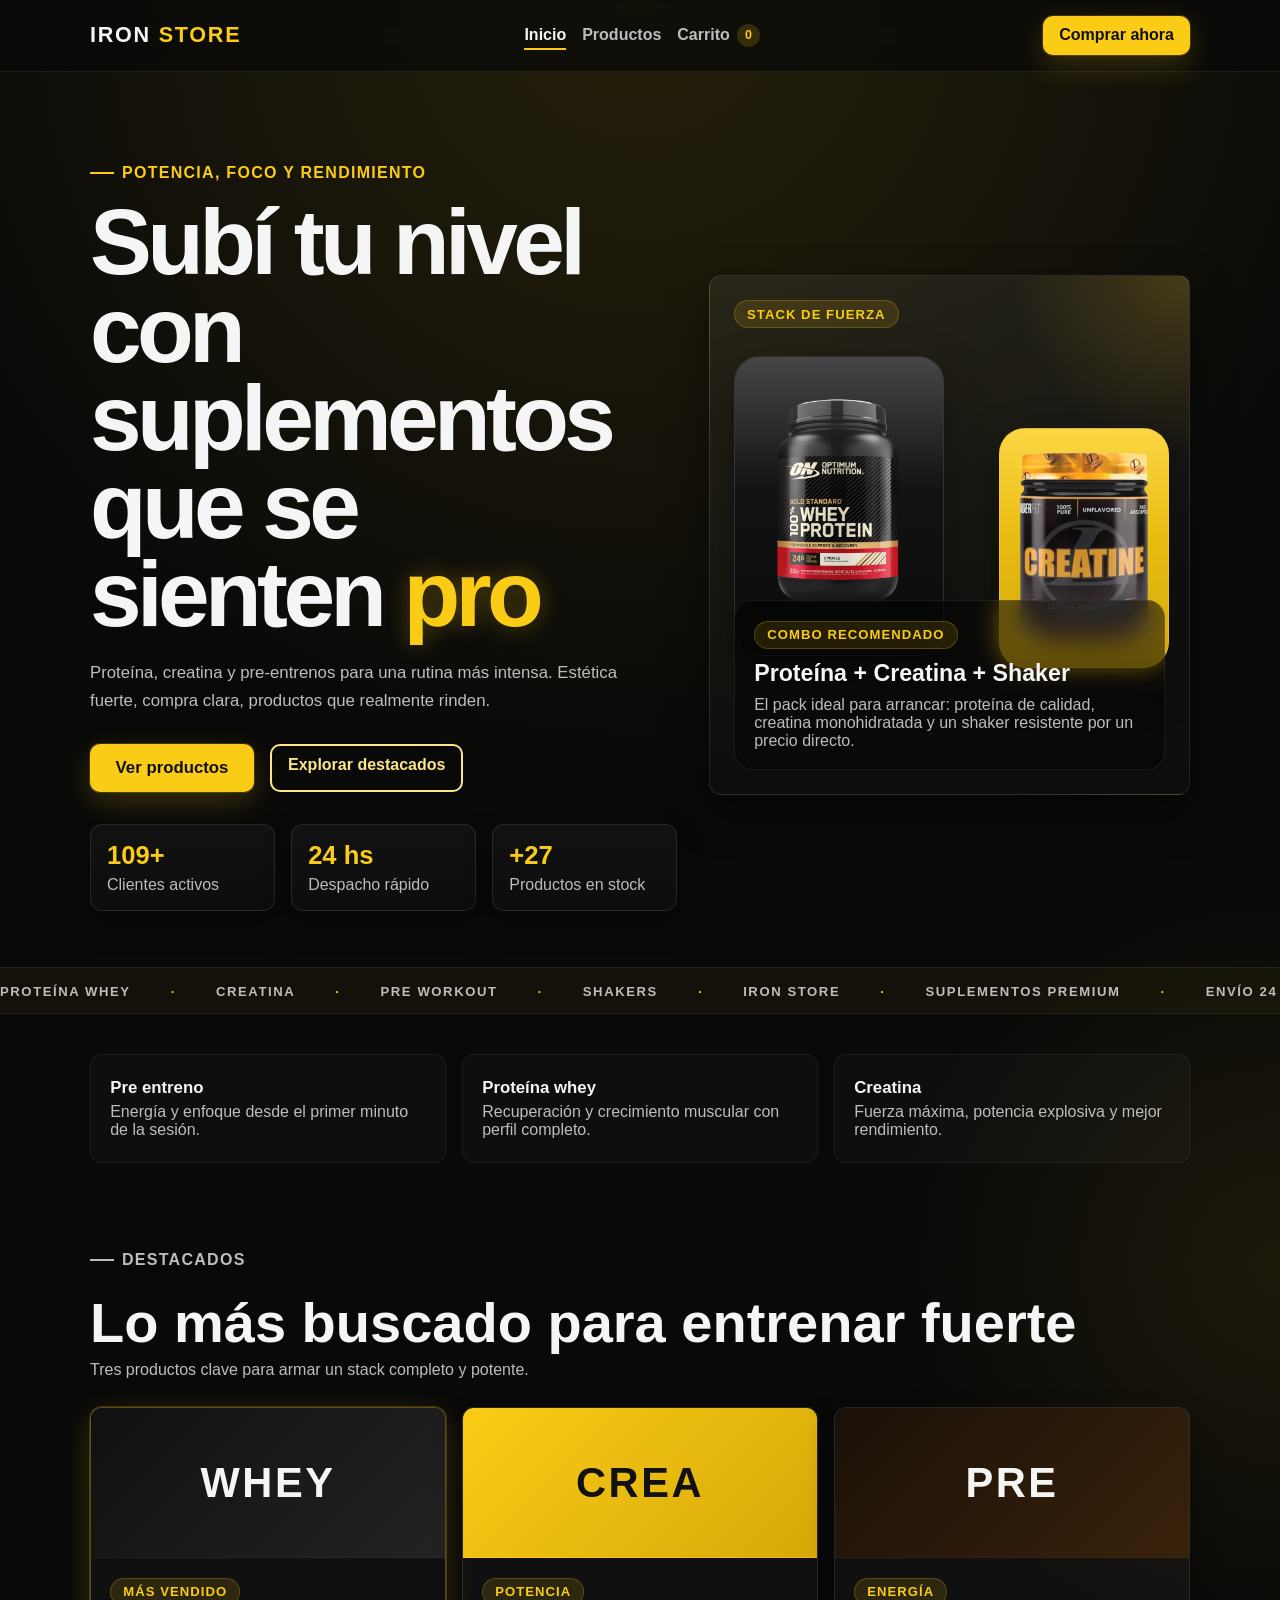
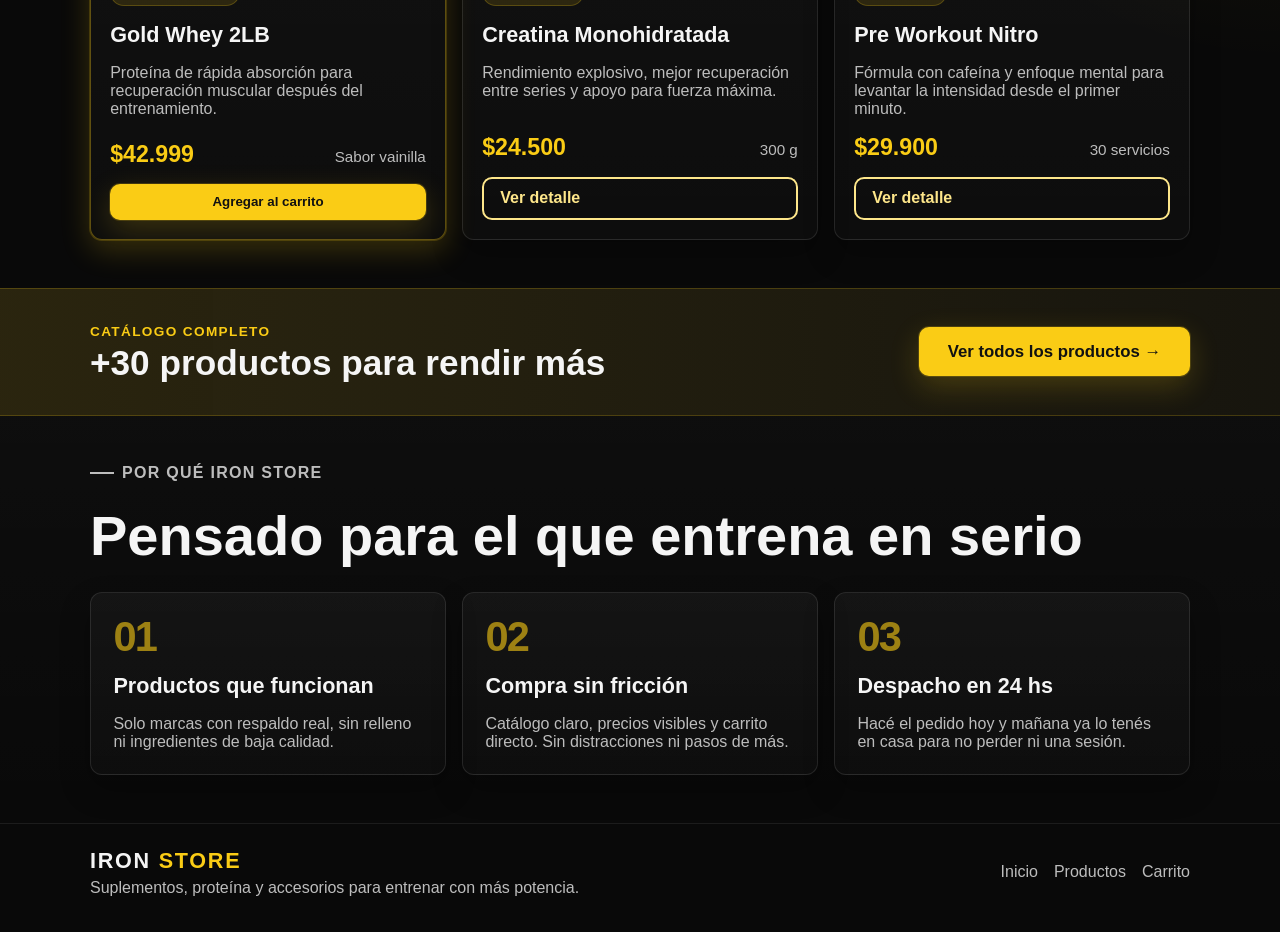
<file: index.html>
<!doctype html>
<html lang="es">
  <head>
    <meta charset="UTF-8" />
    <meta name="viewport" content="width=device-width, initial-scale=1.0" />
    <meta
      name="description"
      content="Tienda online de proteína, suplementos y accesorios para potenciar tu entrenamiento."
    />
    <link rel="stylesheet" href="styles.css" />
    <title>IRON | Suplementos y proteína</title>
  </head>
  <body class="bg-page" data-page="home">
    <header class="site-header">
      <div class="container header-inner">
        <a href="index.html" class="brand">IRON <span>STORE</span></a>

        <nav class="main-nav" aria-label="Navegación principal">
          <a href="index.html" class="nav-link nav-link-active">Inicio</a>
          <a href="pages/productos.html" class="nav-link">Productos</a>
          <a href="pages/carrito.html" class="nav-link nav-cart-link"
            >Carrito <span class="cart-count" data-cart-count>0</span></a
          >
        </nav>

        <a href="pages/productos.html" class="btn btn-primary">Comprar ahora</a>
      </div>
    </header>

    <main>
      <section class="hero-section">
        <div class="container hero-grid">
          <div class="hero-copy hero-animate">
            <p class="eyebrow hero-anim-item">Potencia, foco y rendimiento</p>
            <h1 class="hero-title hero-anim-item">
              Subí tu nivel con suplementos que se sienten <span>pro</span>
            </h1>
            <p class="hero-description hero-anim-item">
              Proteína, creatina y pre-entrenos para una rutina más intensa.
              Estética fuerte, compra clara, productos que realmente rinden.
            </p>

            <div class="hero-actions hero-anim-item">
              <a href="pages/productos.html" class="btn btn-primary btn-hero"
                >Ver productos</a
              >
              <a href="#destacados" class="btn btn-secondary"
                >Explorar destacados</a
              >
            </div>

            <div class="hero-stats hero-anim-item">
              <article class="stat-card card">
                <span
                  class="stat-value"
                  data-count-to="120"
                  data-count-suffix="+"
                  >0</span
                >
                <span class="stat-label">Clientes activos</span>
              </article>
              <article class="stat-card card">
                <span class="stat-value">24 hs</span>
                <span class="stat-label">Despacho rápido</span>
              </article>
              <article class="stat-card card">
                <span
                  class="stat-value"
                  data-count-to="30"
                  data-count-prefix="+"
                  >0</span
                >
                <span class="stat-label">Productos en stock</span>
              </article>
            </div>
          </div>

          <div class="hero-visual hero-anim-panel">
            <div class="hero-panel card">
              <span class="hero-badge">Stack de fuerza</span>

              <div class="hero-can hero-can-primary hero-float-a">
                <img
                  src="assets/proteina1.webp"
                  alt="Lata de proteína"
                  class="hero-image"
                />
              </div>

              <div class="hero-can hero-can-secondary hero-float-b">
                <img
                  src="assets/creatina1.webp"
                  alt="Lata de creatina"
                  class="hero-image"
                />
              </div>

              <div class="hero-highlight">
                <p class="highlight-tag">Combo recomendado</p>
                <h2>Proteína + Creatina + Shaker</h2>
                <p>
                  El pack ideal para arrancar: proteína de calidad, creatina
                  monohidratada y un shaker resistente por un precio directo.
                </p>
              </div>
            </div>
          </div>
        </div>
      </section>

      <div class="ticker-wrap" aria-hidden="true">
        <div class="ticker-track">
          <span>PROTEÍNA WHEY</span>
          <span class="ticker-dot">·</span>
          <span>CREATINA</span>
          <span class="ticker-dot">·</span>
          <span>PRE WORKOUT</span>
          <span class="ticker-dot">·</span>
          <span>SHAKERS</span>
          <span class="ticker-dot">·</span>
          <span>IRON STORE</span>
          <span class="ticker-dot">·</span>
          <span>SUPLEMENTOS PREMIUM</span>
          <span class="ticker-dot">·</span>
          <span>ENVÍO 24 HS</span>
          <span class="ticker-dot">·</span>
          <span>PROTEÍNA WHEY</span>
          <span class="ticker-dot">·</span>
          <span>CREATINA</span>
          <span class="ticker-dot">·</span>
          <span>PRE WORKOUT</span>
          <span class="ticker-dot">·</span>
          <span>SHAKERS</span>
          <span class="ticker-dot">·</span>
          <span>IRON STORE</span>
          <span class="ticker-dot">·</span>
          <span>SUPLEMENTOS PREMIUM</span>
          <span class="ticker-dot">·</span>
          <span>ENVÍO 24 HS</span>
          <span class="ticker-dot">·</span>
        </div>
      </div>

      <section class="info-strip">
        <div class="container info-strip-grid">
          <article class="info-item reveal">
            <div>
              <span class="info-title">Pre entreno</span>
              <p>Energía y enfoque desde el primer minuto de la sesión.</p>
            </div>
          </article>
          <article class="info-item reveal">
            <div>
              <span class="info-title">Proteína whey</span>
              <p>Recuperación y crecimiento muscular con perfil completo.</p>
            </div>
          </article>
          <article class="info-item reveal">
            <div>
              <span class="info-title">Creatina</span>
              <p>Fuerza máxima, potencia explosiva y mejor rendimiento.</p>
            </div>
          </article>
        </div>
      </section>

      <section class="section-block" id="destacados">
        <div class="container">
          <div class="section-heading reveal">
            <p class="eyebrow">Destacados</p>
            <h2>Lo más buscado para entrenar fuerte</h2>
            <p>Tres productos clave para armar un stack completo y potente.</p>
          </div>

          <div class="product-grid">
            <article class="product-card card product-accent reveal">
              <div class="product-visual product-visual-proteina">
                <span>WHEY</span>
              </div>
              <div class="product-card-body">
                <span class="product-chip">Más vendido</span>
                <h3>Gold Whey 2LB</h3>
                <p>
                  Proteína de rápida absorción para recuperación muscular
                  después del entrenamiento.
                </p>
                <div class="product-meta">
                  <span class="product-price">$42.999</span>
                  <span class="product-note">Sabor vainilla</span>
                </div>
                <button
                  class="btn btn-primary"
                  type="button"
                  data-add-to-cart
                  data-product-id="whey-gold-2lb"
                >
                  Agregar al carrito
                </button>
              </div>
            </article>

            <article class="product-card card reveal">
              <div class="product-visual product-visual-creatina">
                <span>CREA</span>
              </div>
              <div class="product-card-body">
                <span class="product-chip">Potencia</span>
                <h3>Creatina Monohidratada</h3>
                <p>
                  Rendimiento explosivo, mejor recuperación entre series y apoyo
                  para fuerza máxima.
                </p>
                <div class="product-meta">
                  <span class="product-price">$24.500</span>
                  <span class="product-note">300 g</span>
                </div>
                <a href="pages/productos.html" class="btn btn-secondary"
                  >Ver detalle</a
                >
              </div>
            </article>

            <article class="product-card card reveal">
              <div class="product-visual product-visual-pre">
                <span>PRE</span>
              </div>
              <div class="product-card-body">
                <span class="product-chip">Energía</span>
                <h3>Pre Workout Nitro</h3>
                <p>
                  Fórmula con cafeína y enfoque mental para levantar la
                  intensidad desde el primer minuto.
                </p>
                <div class="product-meta">
                  <span class="product-price">$29.900</span>
                  <span class="product-note">30 servicios</span>
                </div>
                <a href="pages/productos.html" class="btn btn-secondary"
                  >Ver detalle</a
                >
              </div>
            </article>
          </div>
        </div>
      </section>

      <section class="cta-band">
        <div class="container cta-band-inner">
          <div>
            <p class="cta-band-label">Catálogo completo</p>
            <p class="cta-band-title">+30 productos para rendir más</p>
          </div>
          <a href="pages/productos.html" class="btn btn-primary btn-lg"
            >Ver todos los productos →</a
          >
        </div>
      </section>

      <section class="section-block section-alt">
        <div class="container">
          <div class="section-heading reveal">
            <p class="eyebrow">Por qué IRON STORE</p>
            <h2>Pensado para el que entrena en serio</h2>
          </div>
          <div class="benefits-grid">
            <article class="benefit-card card reveal">
              <span class="benefit-number">01</span>
              <h3>Productos que funcionan</h3>
              <p>
                Solo marcas con respaldo real, sin relleno ni ingredientes de
                baja calidad.
              </p>
            </article>

            <article class="benefit-card card reveal">
              <span class="benefit-number">02</span>
              <h3>Compra sin fricción</h3>
              <p>
                Catálogo claro, precios visibles y carrito directo. Sin
                distracciones ni pasos de más.
              </p>
            </article>

            <article class="benefit-card card reveal">
              <span class="benefit-number">03</span>
              <h3>Despacho en 24 hs</h3>
              <p>
                Hacé el pedido hoy y mañana ya lo tenés en casa para no perder
                ni una sesión.
              </p>
            </article>
          </div>
        </div>
      </section>
    </main>

    <footer class="site-footer">
      <div class="container footer-inner">
        <div>
          <p class="brand footer-brand">IRON <span>STORE</span></p>
          <p class="footer-copy">
            Suplementos, proteína y accesorios para entrenar con más potencia.
          </p>
        </div>

        <div class="footer-links">
          <a href="index.html">Inicio</a>
          <a href="pages/productos.html">Productos</a>
          <a href="pages/carrito.html">Carrito</a>
        </div>
      </div>
    </footer>

    <script src="script.js"></script>
  </body>
</html>
</file>
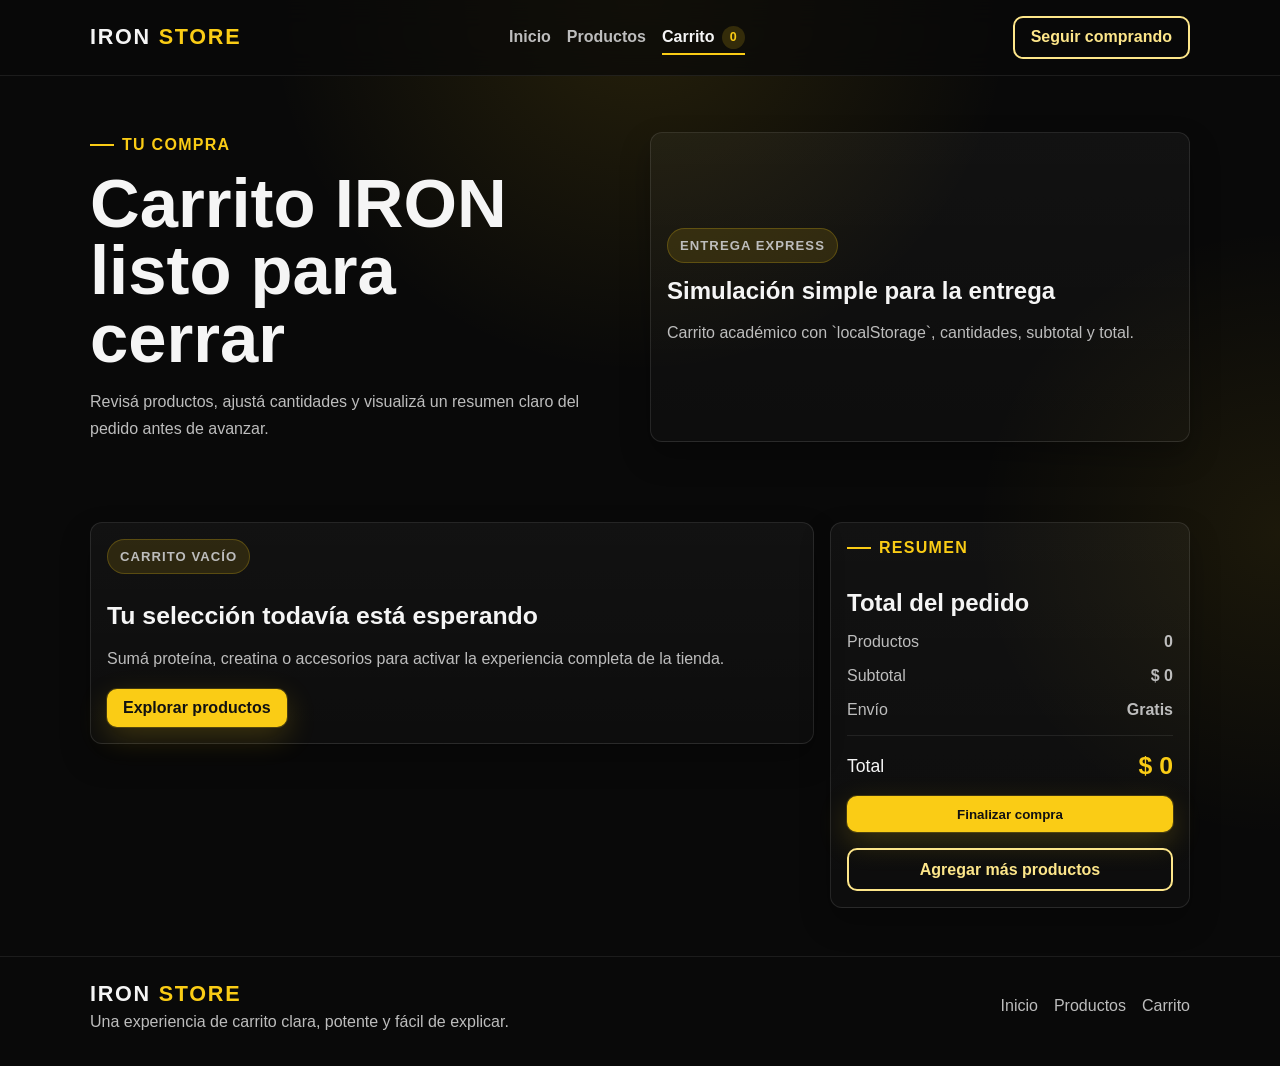
<file: pages/carrito.html>
<!doctype html>
<html lang="es">
  <head>
    <meta charset="UTF-8" />
    <meta name="viewport" content="width=device-width, initial-scale=1.0" />
    <meta
      name="description"
      content="Carrito de compras de IRON STORE con resumen de productos y total estimado."
    />
    <link rel="stylesheet" href="../styles.css" />
    <title>IRON | Carrito</title>
  </head>
  <body class="bg-page" data-page="carrito">
    <header class="site-header">
      <div class="container header-inner">
        <a href="../index.html" class="brand">IRON <span>STORE</span></a>

        <nav class="main-nav" aria-label="Navegación principal">
          <a href="../index.html" class="nav-link">Inicio</a>
          <a href="productos.html" class="nav-link">Productos</a>
          <a href="carrito.html" class="nav-link nav-link-active nav-cart-link"
            >Carrito <span class="cart-count" data-cart-count>0</span></a
          >
        </nav>

        <a href="productos.html" class="btn btn-secondary">Seguir comprando</a>
      </div>
    </header>

    <main>
      <section class="page-hero page-hero-compact">
        <div class="container page-hero-grid">
          <div>
            <p class="eyebrow">Tu compra</p>
            <h1 class="page-title">Carrito IRON listo para cerrar</h1>
            <p class="page-description">
              Revisá productos, ajustá cantidades y visualizá un resumen claro
              del pedido antes de avanzar.
            </p>
          </div>

          <aside class="page-hero-card card">
            <p class="product-chip">Entrega express</p>
            <h2>Simulación simple para la entrega</h2>
            <p>
              Carrito académico con `localStorage`, cantidades, subtotal y
              total.
            </p>
          </aside>
        </div>
      </section>

      <section class="section-block">
        <div class="container cart-layout">
          <section
            class="cart-main"
            id="cart-items"
            aria-live="polite"
          ></section>

          <aside class="cart-summary card" id="cart-summary">
            <p class="eyebrow">Resumen</p>
            <h2>Total del pedido</h2>

            <div class="summary-line">
              <span>Productos</span>
              <strong data-summary-items>0</strong>
            </div>
            <div class="summary-line">
              <span>Subtotal</span>
              <strong data-summary-subtotal>$0</strong>
            </div>
            <div class="summary-line">
              <span>Envío</span>
              <strong>Gratis</strong>
            </div>

            <div class="summary-total">
              <span>Total</span>
              <strong data-summary-total>$0</strong>
            </div>

            <button class="btn btn-primary btn-full" type="button">
              Finalizar compra
            </button>
            <a href="productos.html" class="btn btn-secondary btn-full"
              >Agregar más productos</a
            >
          </aside>
        </div>
      </section>
    </main>

    <footer class="site-footer">
      <div class="container footer-inner">
        <div>
          <p class="brand footer-brand">IRON <span>STORE</span></p>
          <p class="footer-copy">
            Una experiencia de carrito clara, potente y fácil de explicar.
          </p>
        </div>

        <div class="footer-links">
          <a href="../index.html">Inicio</a>
          <a href="productos.html">Productos</a>
          <a href="carrito.html">Carrito</a>
        </div>
      </div>
    </footer>

    <script src="../script.js"></script>
  </body>
</html>
</file>
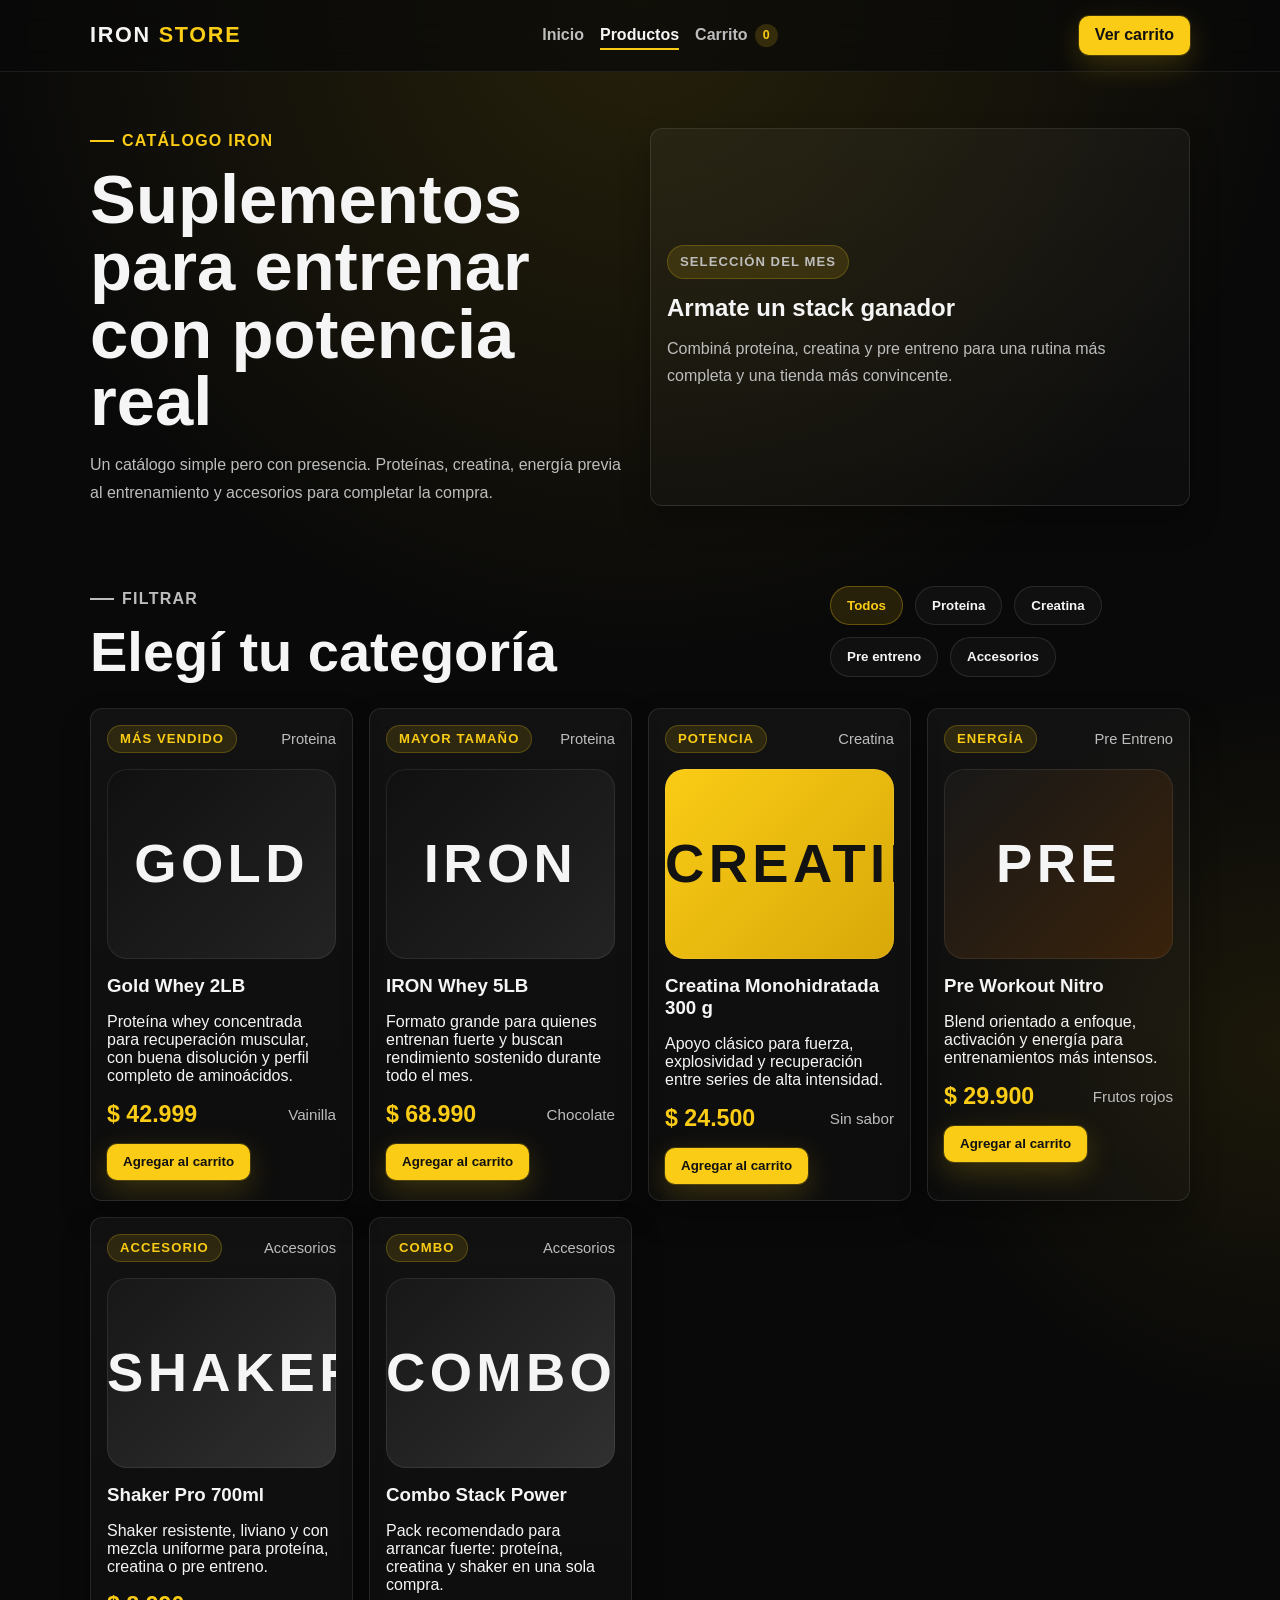
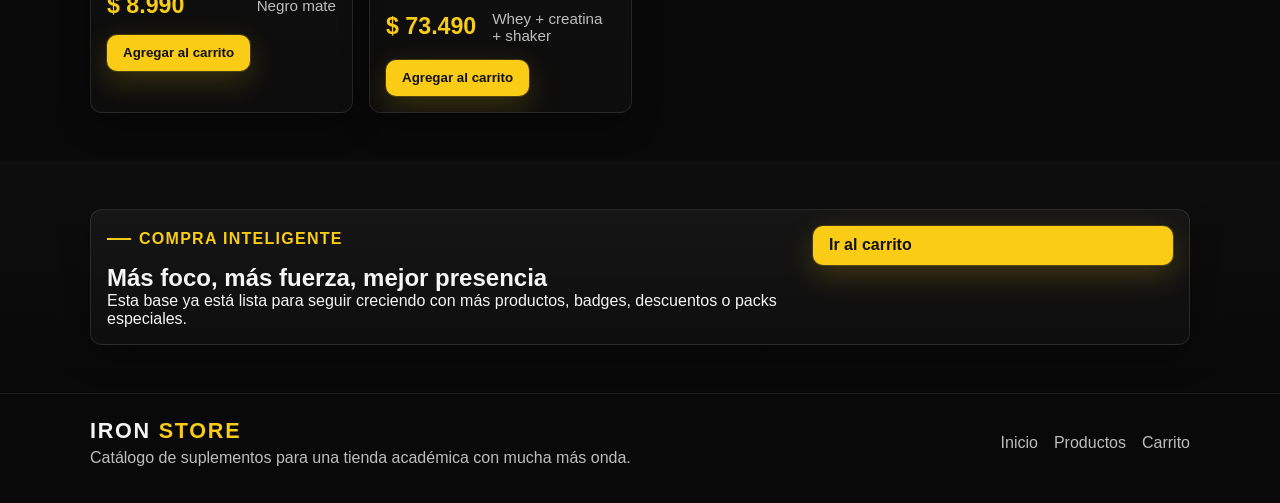
<file: pages/productos.html>
<!doctype html>
<html lang="es">
  <head>
    <meta charset="UTF-8" />
    <meta name="viewport" content="width=device-width, initial-scale=1.0" />
    <meta
      name="description"
      content="Catálogo de proteína, creatina, pre-entrenos y accesorios de IRON STORE."
    />
    <link rel="stylesheet" href="../styles.css" />
    <title>IRON | Productos</title>
  </head>
  <body class="bg-page" data-page="productos">
    <header class="site-header">
      <div class="container header-inner">
        <a href="../index.html" class="brand">IRON <span>STORE</span></a>

        <nav class="main-nav" aria-label="Navegación principal">
          <a href="../index.html" class="nav-link">Inicio</a>
          <a href="productos.html" class="nav-link nav-link-active"
            >Productos</a
          >
          <a href="carrito.html" class="nav-link nav-cart-link"
            >Carrito <span class="cart-count" data-cart-count>0</span></a
          >
        </nav>

        <a href="carrito.html" class="btn btn-primary">Ver carrito</a>
      </div>
    </header>

    <main>
      <section class="page-hero page-hero-compact">
        <div class="container page-hero-grid">
          <div>
            <p class="eyebrow">Catálogo IRON</p>
            <h1 class="page-title">
              Suplementos para entrenar con potencia real
            </h1>
            <p class="page-description">
              Un catálogo simple pero con presencia. Proteínas, creatina,
              energía previa al entrenamiento y accesorios para completar la
              compra.
            </p>
          </div>

          <aside class="page-hero-card card">
            <p class="product-chip">Selección del mes</p>
            <h2>Armate un stack ganador</h2>
            <p>
              Combiná proteína, creatina y pre entreno para una rutina más
              completa y una tienda más convincente.
            </p>
          </aside>
        </div>
      </section>

      <section class="section-block">
        <div class="container">
          <div class="section-heading section-heading-row">
            <div>
              <p class="eyebrow">Filtrar</p>
              <h2>Elegí tu categoría</h2>
            </div>

            <div class="filter-group" data-filter-controls>
              <button
                class="filter-chip is-active"
                type="button"
                data-filter="todos"
              >
                Todos
              </button>
              <button class="filter-chip" type="button" data-filter="proteina">
                Proteína
              </button>
              <button class="filter-chip" type="button" data-filter="creatina">
                Creatina
              </button>
              <button
                class="filter-chip"
                type="button"
                data-filter="pre-entreno"
              >
                Pre entreno
              </button>
              <button
                class="filter-chip"
                type="button"
                data-filter="accesorios"
              >
                Accesorios
              </button>
            </div>
          </div>

          <div class="catalog-grid" id="products-grid" aria-live="polite"></div>
        </div>
      </section>

      <section class="section-block section-alt">
        <div class="container promo-banner card">
          <div>
            <p class="eyebrow">Compra inteligente</p>
            <h2>Más foco, más fuerza, mejor presencia</h2>
            <p>
              Esta base ya está lista para seguir creciendo con más productos,
              badges, descuentos o packs especiales.
            </p>
          </div>

          <a href="carrito.html" class="btn btn-primary">Ir al carrito</a>
        </div>
      </section>
    </main>

    <footer class="site-footer">
      <div class="container footer-inner">
        <div>
          <p class="brand footer-brand">IRON <span>STORE</span></p>
          <p class="footer-copy">
            Catálogo de suplementos para una tienda académica con mucha más
            onda.
          </p>
        </div>

        <div class="footer-links">
          <a href="../index.html">Inicio</a>
          <a href="productos.html">Productos</a>
          <a href="carrito.html">Carrito</a>
        </div>
      </div>
    </footer>

    <script src="../script.js"></script>
  </body>
</html>
</file>
<file: styles.css>
/* ...existing code... */

/* Reset mínimo */
* {
  box-sizing: border-box;
  margin: 0;
  padding: 0;
}

:root {
  --color-primary: #facc15;
  --color-primary-hover: #eab308;
  --color-secondary: #fde68a;
  --color-secondary-hover: rgba(250, 204, 21, 0.14);
  --color-bg: #090909;
  --color-surface: #111111;
  --color-surface-alt: #1a1a1a;
  --color-text: #f5f5f5;
  --color-text-muted: #bdbdbd;
  --color-border: rgba(255, 255, 255, 0.1);
  --color-white: #ffffff;
  --shadow-soft: 0 14px 30px rgba(0, 0, 0, 0.28);
  --shadow-strong: 0 18px 45px rgba(0, 0, 0, 0.4);
  --glow-primary:
    0 0 0 1px rgba(250, 204, 21, 0.18), 0 10px 30px rgba(250, 204, 21, 0.2);
  --radius: 12px;
}

html {
  scroll-behavior: smooth;
}

body {
  font-family: Arial, Helvetica, sans-serif;
  background: var(--color-bg);
  color: var(--color-text);
}

img {
  max-width: 100%;
  display: block;
}

a {
  color: inherit;
}

::selection {
  background: var(--color-primary);
  color: #111111;
}

/* Layout */
.container {
  width: min(1100px, 92%);
  margin: 0 auto;
}
.flex {
  display: flex;
}
.flex-col {
  display: flex;
  flex-direction: column;
}
.items-center {
  align-items: center;
}
.justify-between {
  justify-content: space-between;
}
.gap-1 {
  gap: 0.5rem;
}
.gap-2 {
  gap: 1rem;
}
.gap-3 {
  gap: 1.5rem;
}

/* Espaciado */
.mt-1 {
  margin-top: 0.5rem;
}
.mt-2 {
  margin-top: 1rem;
}
.mt-3 {
  margin-top: 1.5rem;
}
.p-1 {
  padding: 0.5rem;
}
.p-2 {
  padding: 1rem;
}
.p-3 {
  padding: 1.5rem;
}

/* Tipografía */
.text-center {
  text-align: center;
}
.text-lg {
  font-size: 1.25rem;
}
.text-bold {
  font-weight: 700;
}

/* Componentes simples */
.card {
  background: linear-gradient(
    180deg,
    rgba(255, 255, 255, 0.04),
    rgba(255, 255, 255, 0.02)
  );
  border: 1px solid var(--color-border);
  border-radius: var(--radius);
  padding: 1rem;
  box-shadow: var(--shadow-soft);
  transition:
    transform 0.3s ease,
    box-shadow 0.3s ease,
    border-color 0.3s ease;
}

.btn {
  display: inline-block;
  padding: 0.65rem 1rem;
  border: none;
  border-radius: 10px;
  text-decoration: none;
  cursor: pointer;
  font-weight: 700;
  transition:
    transform 0.25s ease,
    background-color 0.25s ease,
    border-color 0.25s ease,
    color 0.25s ease,
    box-shadow 0.25s ease;
}

.btn:hover {
  transform: translateY(-2px);
}

.btn:active {
  transform: translateY(0);
}

.btn:focus-visible {
  outline: 3px solid rgba(250, 204, 21, 0.35);
  outline-offset: 3px;
}

.btn-primary {
  background-color: var(--color-primary);
  color: #111111;
  border-color: var(--color-primary);
  box-shadow: var(--glow-primary);
}

.btn-primary:hover {
  background-color: var(--color-primary-hover);
  border-color: var(--color-primary-hover);
}

.btn-secondary {
  background-color: transparent;
  color: var(--color-secondary);
  border: 2px solid var(--color-secondary);
}

.btn-secondary:hover {
  background-color: var(--color-secondary-hover);
  border-color: var(--color-secondary-hover);
}

.bg-page {
  background:
    radial-gradient(circle at top, rgba(250, 204, 21, 0.12), transparent 30%),
    radial-gradient(circle at right, rgba(250, 204, 21, 0.08), transparent 22%),
    var(--color-bg);
  color: var(--color-text);
  min-height: 100vh;
}

.site-header {
  position: sticky;
  top: 0;
  z-index: 20;
  backdrop-filter: blur(14px);
  background: rgba(9, 9, 9, 0.72);
  border-bottom: 1px solid rgba(255, 255, 255, 0.08);
}

.header-inner {
  display: flex;
  align-items: center;
  justify-content: space-between;
  gap: 1rem;
  padding: 1rem 0;
}

.brand {
  text-decoration: none;
  font-size: 1.35rem;
  font-weight: 900;
  letter-spacing: 0.08em;
}

.brand span {
  color: var(--color-primary);
}

.main-nav {
  display: flex;
  align-items: center;
  gap: 1rem;
}

.nav-link {
  position: relative;
  text-decoration: none;
  color: var(--color-text-muted);
  font-weight: 600;
  transition: color 0.25s ease;
}

.nav-link::after {
  content: "";
  position: absolute;
  left: 0;
  bottom: -0.35rem;
  width: 100%;
  height: 2px;
  background: var(--color-primary);
  transform: scaleX(0);
  transform-origin: left;
  transition: transform 0.25s ease;
}

.nav-link:hover,
.nav-link:focus-visible {
  color: var(--color-text);
}

.nav-link-active {
  color: var(--color-text);
}

.nav-link:hover::after,
.nav-link:focus-visible::after,
.nav-link-active::after {
  transform: scaleX(1);
}

.nav-cart-link {
  display: inline-flex;
  align-items: center;
  gap: 0.45rem;
}

.cart-count {
  min-width: 1.45rem;
  height: 1.45rem;
  display: inline-flex;
  align-items: center;
  justify-content: center;
  border-radius: 999px;
  background: rgba(250, 204, 21, 0.16);
  color: var(--color-primary);
  font-size: 0.78rem;
  font-weight: 800;
}

@keyframes hero-fade-up {
  from {
    opacity: 0;
    transform: translateY(28px);
  }
  to {
    opacity: 1;
    transform: none;
  }
}

@keyframes hero-fade-in {
  from {
    opacity: 0;
    transform: scale(0.97);
  }
  to {
    opacity: 1;
    transform: none;
  }
}

@keyframes float-a {
  0%,
  100% {
    transform: rotate(-11deg) translateY(0);
  }
  50% {
    transform: rotate(-11deg) translateY(-12px);
  }
}

@keyframes float-b {
  0%,
  100% {
    transform: rotate(11deg) translateY(0);
  }
  50% {
    transform: rotate(11deg) translateY(-9px);
  }
}

@keyframes ticker {
  from {
    transform: translateX(0);
  }
  to {
    transform: translateX(-50%);
  }
}

.hero-anim-item {
  opacity: 0;
  animation: hero-fade-up 0.65s ease forwards;
}

.hero-anim-item:nth-child(1) {
  animation-delay: 0.05s;
}
.hero-anim-item:nth-child(2) {
  animation-delay: 0.18s;
}
.hero-anim-item:nth-child(3) {
  animation-delay: 0.3s;
}
.hero-anim-item:nth-child(4) {
  animation-delay: 0.42s;
}
.hero-anim-item:nth-child(5) {
  animation-delay: 0.54s;
}

.hero-anim-panel {
  opacity: 0;
  animation: hero-fade-in 0.75s ease 0.2s forwards;
}

.hero-float-a {
  animation: float-a 5s ease-in-out infinite;
}

.hero-float-b {
  animation: float-b 6.5s ease-in-out 0.8s infinite;
}

.hero-section {
  padding: 4rem 0 3rem;
}

.hero-grid {
  display: grid;
  gap: 2rem;
}

.eyebrow {
  display: inline-flex;
  align-items: center;
  gap: 0.5rem;
  margin-bottom: 1rem;
  color: var(--color-primary);
  font-weight: 800;
  text-transform: uppercase;
  letter-spacing: 0.08em;
}

.eyebrow::before {
  content: "";
  width: 1.5rem;
  height: 2px;
  background: currentColor;
}

.hero-title {
  max-width: 10ch;
  font-size: clamp(2.7rem, 8vw, 5.8rem);
  line-height: 0.95;
  letter-spacing: -0.05em;
}

.hero-title span {
  color: var(--color-primary);
  text-shadow: 0 0 22px rgba(250, 204, 21, 0.3);
}

.hero-description,
.section-heading p,
.product-card p,
.benefit-card p,
.info-item p,
.footer-copy,
.highlight-tag + h2 + p {
  color: var(--color-text-muted);
}

.hero-description {
  max-width: 58ch;
  margin-top: 1.25rem;
  font-size: 1.05rem;
  line-height: 1.7;
}

.hero-actions {
  display: flex;
  flex-wrap: wrap;
  gap: 1rem;
  margin-top: 1.75rem;
}

.hero-stats {
  display: grid;
  gap: 1rem;
  margin-top: 2rem;
}

.stat-card {
  display: flex;
  flex-direction: column;
  gap: 0.35rem;
}

.stat-value {
  font-size: 1.6rem;
  font-weight: 900;
  color: var(--color-primary);
}

.stat-label {
  color: var(--color-text-muted);
}

.hero-visual {
  position: relative;
}

.hero-panel {
  position: relative;
  overflow: hidden;
  min-height: 520px;
  padding: 1.5rem;
  background:
    radial-gradient(
      circle at top right,
      rgba(250, 204, 21, 0.18),
      transparent 25%
    ),
    linear-gradient(
      180deg,
      rgba(255, 255, 255, 0.06),
      rgba(255, 255, 255, 0.02)
    );
  box-shadow: var(--shadow-strong);
}

.hero-badge,
.product-chip,
.highlight-tag {
  display: inline-flex;
  width: fit-content;
  border: 1px solid rgba(250, 204, 21, 0.22);
  background: rgba(250, 204, 21, 0.12);
  color: var(--color-primary);
  padding: 0.35rem 0.75rem;
  border-radius: 999px;
  font-size: 0.82rem;
  font-weight: 800;
  text-transform: uppercase;
  letter-spacing: 0.08em;
}

.hero-can {
  position: absolute;
  display: flex;
  flex-direction: column;
  justify-content: center;
  gap: 0.25rem;
  border-radius: 26px;
  border: 1px solid rgba(255, 255, 255, 0.14);
  box-shadow: var(--shadow-strong);
  overflow: hidden;
}

.hero-can::before {
  content: "";
  position: absolute;
  inset: 0;
  background: linear-gradient(
    180deg,
    rgba(255, 255, 255, 0.2),
    transparent 45%
  );
}

.hero-can-primary {
  top: 5rem;
  left: 1.5rem;
  width: 210px;
  height: 300px;
  background: linear-gradient(180deg, #181818, #0b0b0b);
  /* rotation handled by float-a keyframe */
}

.hero-can-secondary {
  right: 1.25rem;
  top: 9.5rem;
  width: 170px;
  height: 240px;
  background: linear-gradient(180deg, #facc15, #d4a90d);
  color: #121212;
  /* rotation handled by float-b keyframe */
}

.hero-can-label {
  position: relative;
  font-size: 2.3rem;
  font-weight: 900;
  line-height: 0.9;
  letter-spacing: -0.05em;
}

.hero-can-detail {
  position: relative;
  font-size: 0.95rem;
  font-weight: 700;
  letter-spacing: 0.2em;
}

.hero-highlight {
  position: absolute;
  left: 1.5rem;
  right: 1.5rem;
  bottom: 1.5rem;
  padding: 1.2rem;
  border-radius: 18px;
  border: 1px solid rgba(255, 255, 255, 0.08);
  background: rgba(0, 0, 0, 0.5);
  backdrop-filter: blur(12px);
}

.hero-highlight h2 {
  margin: 0.7rem 0 0.55rem;
  font-size: 1.45rem;
}

.ticker-wrap {
  overflow: hidden;
  border-top: 1px solid rgba(255, 255, 255, 0.07);
  border-bottom: 1px solid rgba(255, 255, 255, 0.07);
  background: rgba(250, 204, 21, 0.04);
  padding: 0.85rem 0;
  user-select: none;
}

.ticker-track {
  display: inline-flex;
  gap: 2.5rem;
  white-space: nowrap;
  animation: ticker 22s linear infinite;
  font-size: 0.82rem;
  font-weight: 800;
  letter-spacing: 0.12em;
  text-transform: uppercase;
  color: var(--color-text-muted);
}

.ticker-dot {
  color: var(--color-primary);
}

.info-strip {
  padding: 2.5rem 0;
}

.info-strip-grid,
.product-grid,
.benefits-grid {
  display: grid;
  gap: 1rem;
}

.info-item {
  display: flex;
  align-items: flex-start;
  gap: 1rem;
  padding: 1.4rem 1.2rem;
  border-radius: var(--radius);
  background: rgba(255, 255, 255, 0.025);
  border: 1px solid rgba(255, 255, 255, 0.06);
  transition:
    border-color 0.3s ease,
    background 0.3s ease;
}

.info-item:hover {
  border-color: rgba(250, 204, 21, 0.18);
  background: rgba(250, 204, 21, 0.04);
}

.info-icon {
  font-size: 1.6rem;
  line-height: 1;
  flex-shrink: 0;
}

.info-title {
  display: block;
  margin-bottom: 0.35rem;
  font-weight: 800;
  font-size: 1.05rem;
  color: var(--color-text);
}

.section-block {
  padding: 3rem 0;
}

.page-hero {
  padding: 3.5rem 0 1.2rem;
}

.page-hero-compact {
  padding-bottom: 2rem;
}

.page-hero-grid {
  display: grid;
  gap: 1.25rem;
}

.page-title {
  font-size: clamp(2.4rem, 6vw, 4.3rem);
  line-height: 0.98;
  max-width: 12ch;
}

.page-description {
  margin-top: 1rem;
  max-width: 60ch;
  color: var(--color-text-muted);
  line-height: 1.7;
}

.page-hero-card {
  display: flex;
  flex-direction: column;
  gap: 0.9rem;
  justify-content: center;
}

.section-heading-row {
  gap: 1rem;
}

.filter-group {
  display: flex;
  flex-wrap: wrap;
  gap: 0.75rem;
}

.filter-chip,
.qty-control button,
.cart-remove {
  border: 1px solid var(--color-border);
  background: rgba(255, 255, 255, 0.03);
  color: var(--color-text);
  cursor: pointer;
  transition:
    transform 0.25s ease,
    background-color 0.25s ease,
    border-color 0.25s ease,
    color 0.25s ease;
}

.filter-chip {
  padding: 0.7rem 1rem;
  border-radius: 999px;
  font-weight: 700;
}

.filter-chip:hover,
.filter-chip:focus-visible,
.filter-chip.is-active {
  background: rgba(250, 204, 21, 0.12);
  border-color: rgba(250, 204, 21, 0.3);
  color: var(--color-primary);
}

.catalog-grid {
  display: grid;
  gap: 1rem;
}

.catalog-card {
  position: relative;
  overflow: hidden;
  display: flex;
  flex-direction: column;
  gap: 1rem;
  min-height: 100%;
  cursor: default;
}

.catalog-card::after {
  content: "";
  position: absolute;
  inset: 0;
  border-radius: var(--radius);
  opacity: 0;
  background: linear-gradient(
    135deg,
    rgba(255, 255, 255, 0.05) 0%,
    transparent 60%
  );
  transition: opacity 0.3s ease;
  pointer-events: none;
}

.catalog-card:hover::after {
  opacity: 1;
}

.catalog-card:hover {
  transform: translateY(-5px);
  border-color: rgba(250, 204, 21, 0.22);
  box-shadow:
    var(--shadow-strong),
    0 0 0 1px rgba(250, 204, 21, 0.1);
}

.catalog-card-top,
.catalog-meta,
.catalog-actions,
.summary-line,
.summary-total,
.cart-item-footer {
  display: flex;
  align-items: center;
  justify-content: space-between;
  gap: 1rem;
}

.catalog-category {
  text-transform: capitalize;
  color: var(--color-text-muted);
  font-size: 0.92rem;
}

.catalog-visual,
.cart-item-visual {
  display: grid;
  place-items: center;
  min-height: 190px;
  border-radius: 20px;
  font-size: clamp(2rem, 5vw, 3.4rem);
  font-weight: 900;
  letter-spacing: 0.08em;
  text-transform: uppercase;
  box-shadow: inset 0 0 0 1px rgba(255, 255, 255, 0.08);
  transition: transform 0.35s ease;
  overflow: hidden;
}

.catalog-card:hover .catalog-visual {
  transform: scale(1.03);
}

.catalog-visual.proteina,
.cart-item-visual.proteina {
  background: linear-gradient(135deg, #101010, #232323);
}

.catalog-visual.creatina,
.cart-item-visual.creatina {
  background: linear-gradient(135deg, #facc15, #d8a809);
  color: #121212;
}

.catalog-visual.pre-entreno,
.cart-item-visual.pre-entreno {
  background: linear-gradient(135deg, #181818, #39220b);
}

.catalog-visual.accesorios,
.cart-item-visual.accesorios {
  background: linear-gradient(135deg, #171717, #303030);
}

.promo-banner {
  display: flex;
  flex-direction: column;
  gap: 1rem;
  justify-content: space-between;
}

.cart-layout {
  display: grid;
  gap: 1rem;
}

.cart-main {
  display: grid;
  gap: 1rem;
}

.cart-item {
  display: grid;
  gap: 1rem;
}

.cart-item-content {
  display: flex;
  flex-direction: column;
  gap: 1rem;
}

.cart-item-content h3,
.cart-empty h2 {
  margin-top: 0.75rem;
  font-size: 1.55rem;
}

.cart-item-content p,
.cart-empty p,
.page-hero-card p {
  color: var(--color-text-muted);
  line-height: 1.65;
}

.qty-control {
  display: inline-flex;
  align-items: center;
  gap: 0.75rem;
}

.qty-control button {
  width: 2rem;
  height: 2rem;
  border-radius: 50%;
  font-size: 1rem;
  font-weight: 900;
}

.qty-control span {
  min-width: 1.5rem;
  text-align: center;
  font-weight: 800;
}

.cart-item-price {
  color: var(--color-primary);
  font-size: 1.25rem;
}

.cart-remove {
  width: fit-content;
  padding: 0.65rem 0.9rem;
  border-radius: 12px;
  font-weight: 700;
}

.cart-empty {
  display: flex;
  flex-direction: column;
  align-items: flex-start;
  gap: 1rem;
}

.cart-summary {
  height: fit-content;
  display: flex;
  flex-direction: column;
  gap: 1rem;
}

.summary-line {
  color: var(--color-text-muted);
}

.summary-total {
  padding-top: 1rem;
  border-top: 1px solid rgba(255, 255, 255, 0.08);
  font-size: 1.1rem;
}

.summary-total strong {
  color: var(--color-primary);
  font-size: 1.55rem;
}

.btn-full {
  width: 100%;
  text-align: center;
}

.filter-chip:focus-visible,
.qty-control button:focus-visible,
.cart-remove:focus-visible {
  outline: 3px solid rgba(250, 204, 21, 0.35);
  outline-offset: 3px;
}

.filter-chip:hover,
.qty-control button:hover,
.cart-remove:hover {
  transform: translateY(-2px);
}

/* ── Scroll reveal ── */
.reveal {
  opacity: 0;
  transform: translateY(30px);
  transition:
    opacity 0.55s ease,
    transform 0.55s ease;
}

.reveal.is-visible {
  opacity: 1;
  transform: none;
}

.reveal:nth-child(2) {
  transition-delay: 0.08s;
}
.reveal:nth-child(3) {
  transition-delay: 0.16s;
}
.reveal:nth-child(4) {
  transition-delay: 0.24s;
}
.reveal:nth-child(5) {
  transition-delay: 0.32s;
}
.reveal:nth-child(6) {
  transition-delay: 0.4s;
}

/* ── Animaciones ── */
@keyframes bounce-scale {
  0%,
  100% {
    transform: scale(1);
  }
  50% {
    transform: scale(1.45);
  }
}

.cart-count.bouncing {
  animation: bounce-scale 0.3s ease;
}

@keyframes toast-in {
  from {
    opacity: 0;
    transform: translateY(14px);
  }
  to {
    opacity: 1;
    transform: none;
  }
}

@keyframes toast-out {
  from {
    opacity: 1;
    transform: none;
  }
  to {
    opacity: 0;
    transform: translateY(14px);
  }
}

/* ── Toasts ── */
.toast-container {
  position: fixed;
  bottom: 1.5rem;
  right: 1.5rem;
  z-index: 200;
  display: flex;
  flex-direction: column;
  gap: 0.75rem;
  pointer-events: none;
}

.toast {
  display: flex;
  align-items: center;
  gap: 1rem;
  padding: 1rem 1.25rem;
  border-radius: 18px;
  background: rgba(16, 16, 16, 0.94);
  backdrop-filter: blur(18px);
  border: 1px solid rgba(250, 204, 21, 0.28);
  box-shadow:
    var(--shadow-strong),
    0 0 0 1px rgba(250, 204, 21, 0.1),
    0 8px 28px rgba(250, 204, 21, 0.12);
  animation: toast-in 0.3s ease;
  pointer-events: auto;
  max-width: 320px;
}

.toast.removing {
  animation: toast-out 0.3s ease forwards;
}

.toast-icon {
  width: 2.2rem;
  height: 2.2rem;
  display: grid;
  place-items: center;
  flex-shrink: 0;
  border-radius: 50%;
  background: rgba(250, 204, 21, 0.15);
  color: var(--color-primary);
  font-weight: 900;
  font-size: 1rem;
}

.toast-text {
  display: flex;
  flex-direction: column;
  gap: 0.15rem;
}

.toast-title {
  font-weight: 800;
  font-size: 0.95rem;
}

.toast-subtitle {
  font-size: 0.82rem;
  color: var(--color-text-muted);
}

.section-alt {
  background: linear-gradient(180deg, rgba(255, 255, 255, 0.02), transparent);
}

.section-heading {
  display: flex;
  flex-direction: column;
  gap: 0.65rem;
  margin-bottom: 1.75rem;
}

.section-heading h2 {
  font-size: clamp(2rem, 5vw, 3.5rem);
  line-height: 1;
}

.section-heading > p:last-child {
  max-width: 60ch;
}

.product-card {
  padding: 0;
}

.product-card,
.benefit-card {
  display: flex;
  flex-direction: column;
  gap: 0;
  overflow: hidden;
  transition:
    transform 0.3s ease,
    box-shadow 0.3s ease,
    border-color 0.3s ease;
}

.product-card:hover {
  transform: translateY(-5px);
  border-color: rgba(250, 204, 21, 0.22);
  box-shadow: var(--shadow-strong);
}

.product-visual {
  display: grid;
  place-items: center;
  min-height: 150px;
  font-size: 2.6rem;
  font-weight: 900;
  letter-spacing: 0.06em;
  text-transform: uppercase;
  border-bottom: 1px solid rgba(255, 255, 255, 0.06);
  transition: transform 0.35s ease;
}

.product-card:hover .product-visual {
  transform: scale(1.03);
}

.product-visual-proteina {
  background: linear-gradient(135deg, #101010, #232323);
}

.product-visual-creatina {
  background: linear-gradient(135deg, #facc15, #d8a809);
  color: #111;
}

.product-visual-pre {
  background: linear-gradient(135deg, #1a1008, #39220b);
}

.product-card-body {
  display: flex;
  flex-direction: column;
  gap: 1rem;
  padding: 1.2rem;
  flex: 1;
}

.product-accent {
  border-color: rgba(250, 204, 21, 0.35);
  box-shadow: var(--glow-primary);
}

.product-card h3,
.benefit-card h3 {
  font-size: 1.35rem;
}

.product-meta {
  display: flex;
  align-items: baseline;
  justify-content: space-between;
  gap: 1rem;
  margin-top: auto;
}

.product-price {
  font-size: 1.45rem;
  font-weight: 900;
  color: var(--color-primary);
}

.product-note {
  color: var(--color-text-muted);
  font-size: 0.95rem;
}

.benefit-card {
  padding: 1.4rem;
  gap: 1rem;
  transition:
    transform 0.3s ease,
    box-shadow 0.3s ease,
    border-color 0.3s ease;
}

.benefit-card:hover {
  transform: translateY(-4px);
  border-color: rgba(250, 204, 21, 0.2);
  box-shadow: var(--shadow-strong);
}

.benefit-number {
  font-size: 2.6rem;
  font-weight: 900;
  color: var(--color-primary);
  line-height: 1;
  opacity: 0.6;
  letter-spacing: -0.04em;
}

.cta-band {
  background:
    linear-gradient(90deg, rgba(250, 204, 21, 0.12), rgba(250, 204, 21, 0.04)),
    rgba(255, 255, 255, 0.02);
  border-top: 1px solid rgba(250, 204, 21, 0.2);
  border-bottom: 1px solid rgba(250, 204, 21, 0.2);
  padding: 2.2rem 0;
}

.cta-band-inner {
  display: flex;
  flex-wrap: wrap;
  align-items: center;
  justify-content: space-between;
  gap: 1.5rem;
}

.cta-band-label {
  font-size: 0.85rem;
  font-weight: 800;
  text-transform: uppercase;
  letter-spacing: 0.1em;
  color: var(--color-primary);
  margin-bottom: 0.35rem;
}

.cta-band-title {
  font-size: clamp(1.5rem, 4vw, 2.2rem);
  font-weight: 900;
  line-height: 1;
}

.btn-hero {
  padding: 0.9rem 1.6rem;
  font-size: 1.05rem;
}

.btn-lg {
  padding: 0.9rem 1.8rem;
  font-size: 1.05rem;
}

.site-footer {
  border-top: 1px solid rgba(255, 255, 255, 0.08);
  padding: 1.5rem 0 2.2rem;
}

.footer-inner {
  display: flex;
  flex-direction: column;
  gap: 1rem;
}

.footer-brand {
  margin-bottom: 0.35rem;
}

.footer-links {
  display: flex;
  flex-wrap: wrap;
  gap: 1rem;
}

.footer-links a {
  text-decoration: none;
  color: var(--color-text-muted);
}

.footer-links a:hover,
.footer-links a:focus-visible {
  color: var(--color-primary);
}

@media (min-width: 700px) {
  .hero-stats,
  .info-strip-grid,
  .benefits-grid {
    grid-template-columns: repeat(3, minmax(0, 1fr));
  }

  .product-grid {
    grid-template-columns: repeat(2, minmax(0, 1fr));
  }

  .catalog-grid,
  .page-hero-grid {
    grid-template-columns: repeat(2, minmax(0, 1fr));
  }

  .cart-item {
    grid-template-columns: 180px minmax(0, 1fr);
    align-items: center;
  }
}

@media (min-width: 960px) {
  .hero-section {
    padding: 5.5rem 0 3.5rem;
  }

  .hero-grid {
    grid-template-columns: minmax(0, 1.1fr) minmax(360px, 0.9fr);
    align-items: center;
  }

  .product-grid {
    grid-template-columns: repeat(3, minmax(0, 1fr));
  }

  .catalog-grid {
    grid-template-columns: repeat(4, minmax(0, 1fr));
  }

  .section-heading-row,
  .promo-banner,
  .cart-layout {
    grid-template-columns: minmax(0, 1fr) 360px;
    display: grid;
    align-items: start;
  }

  .footer-inner {
    flex-direction: row;
    align-items: center;
    justify-content: space-between;
  }
}

@media (max-width: 760px) {
  .header-inner {
    flex-wrap: wrap;
  }

  .main-nav {
    order: 3;
    width: 100%;
    justify-content: center;
    padding-top: 0.4rem;
  }

  .nav-cart-link {
    justify-content: center;
  }

  .hero-panel {
    min-height: 460px;
  }

  .hero-can-primary {
    width: 180px;
    height: 255px;
  }

  .hero-can-secondary {
    width: 145px;
    height: 205px;
  }
}

@media (max-width: 560px) {
  .hero-section {
    padding-top: 3rem;
  }

  .hero-title {
    max-width: none;
  }

  .hero-panel {
    min-height: 430px;
    padding: 1rem;
  }

  .hero-can-primary {
    top: 5rem;
    left: 0.5rem;
    width: 150px;
    height: 220px;
    padding: 1rem;
  }

  .hero-can-secondary {
    right: 0.5rem;
    top: 9rem;
    width: 125px;
    height: 180px;
    padding: 0.9rem;
  }

  .hero-can-label {
    font-size: 1.7rem;
  }

  .hero-highlight {
    left: 1rem;
    right: 1rem;
    bottom: 1rem;
  }
}

@media (prefers-reduced-motion: reduce) {
  html {
    scroll-behavior: auto;
  }

  .btn {
    transition: none;
  }

  .btn:hover,
  .btn:active {
    transform: none;
  }

  .filter-chip:hover,
  .qty-control button:hover,
  .cart-remove:hover {
    transform: none;
  }

  .nav-link::after {
    transition: none;
  }

  .reveal {
    opacity: 1;
    transform: none;
    transition: none;
  }

  .catalog-card:hover,
  .catalog-card:hover .catalog-visual,
  .product-card:hover,
  .product-card:hover .product-visual,
  .benefit-card:hover {
    transform: none;
  }

  .cart-count.bouncing {
    animation: none;
  }

  .hero-anim-item,
  .hero-anim-panel {
    opacity: 1;
    animation: none;
  }

  .hero-float-a,
  .hero-float-b {
    animation: none;
  }

  .ticker-track {
    animation: none;
  }
}

.hero-image {
  width: 100%;
  height: 100%;
  object-fit: cover;
  object-position: center;
}
</file>
